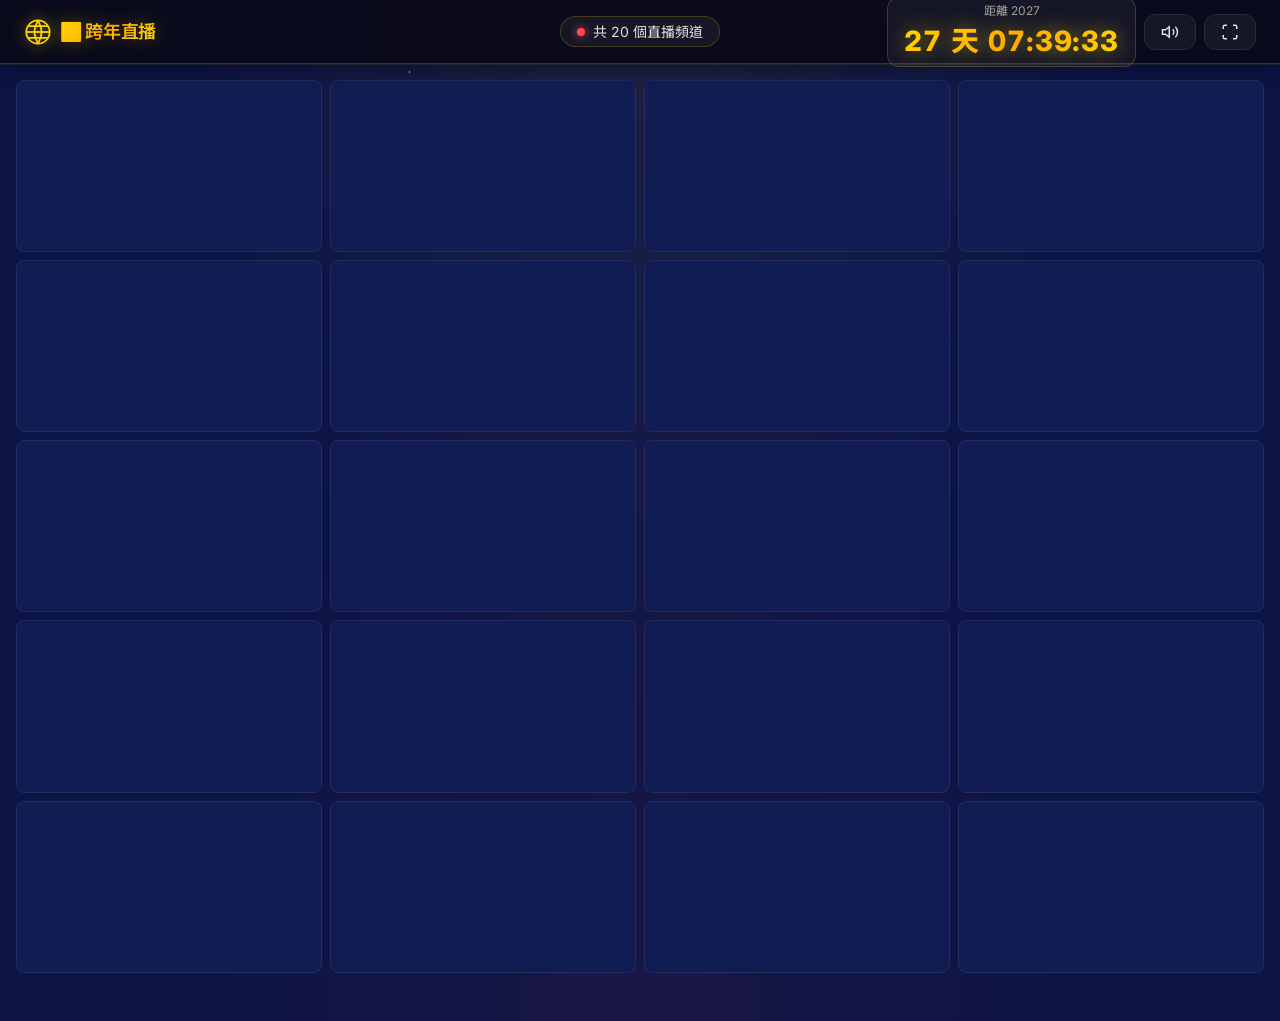
<file: index.html>
<!DOCTYPE html>
<html lang="zh-TW">

<head>
    <meta charset="UTF-8">
    <meta name="viewport" content="width=device-width, initial-scale=1.0, maximum-scale=1.0, user-scalable=no">
    <meta name="description" content="新年跨年直播合集 - 同時觀看全台灣各地跨年直播">
    <meta name="theme-color" content="#0a0a1a">
    <title>🎆 新年跨年直播合集</title>
    <link rel="preconnect" href="https://fonts.googleapis.com">
    <link rel="preconnect" href="https://fonts.gstatic.com" crossorigin>
    <link
        href="https://fonts.googleapis.com/css2?family=Inter:wght@300;400;500;600;700&family=Noto+Sans+TC:wght@300;400;500;700&display=swap"
        rel="stylesheet">
    <link rel="stylesheet" href="styles.css">
</head>

<body>
    <!-- 頂部工具列 -->
    <header class="toolbar" id="toolbar">
        <div class="toolbar-left">
            <div class="logo">
                <svg class="logo-icon" viewBox="0 0 24 24" fill="none" xmlns="http://www.w3.org/2000/svg">
                    <circle cx="12" cy="12" r="10" stroke="currentColor" stroke-width="1.5" />
                    <path d="M12 2C12 2 15 8 15 12C15 16 12 22 12 22" stroke="currentColor" stroke-width="1.5" />
                    <path d="M12 2C12 2 9 8 9 12C9 16 12 22 12 22" stroke="currentColor" stroke-width="1.5" />
                    <path d="M2 12H22" stroke="currentColor" stroke-width="1.5" />
                    <path d="M4 7H20" stroke="currentColor" stroke-width="1.5" stroke-linecap="round" />
                    <path d="M4 17H20" stroke="currentColor" stroke-width="1.5" stroke-linecap="round" />
                </svg>
                <span class="logo-text">🎆 跨年直播</span>
            </div>
        </div>
        <div class="toolbar-center">
            <div class="status-indicator" id="statusIndicator">
                <span class="status-dot"></span>
                <span class="status-text">共 <span id="loadedCount">20</span> 個直播頻道</span>
            </div>
        </div>
        <div class="toolbar-right">
            <div class="countdown-display" id="countdownDisplay">
                <span class="countdown-label" id="countdownLabel">距離新年</span>
                <span class="countdown-time" id="countdownTime">--:--:--</span>
            </div>
            <button class="toolbar-btn" id="muteAllBtn" title="全部靜音">
                <svg viewBox="0 0 24 24" fill="none" stroke="currentColor" stroke-width="2">
                    <path d="M11 5L6 9H2v6h4l5 4V5z" />
                    <path d="M19.07 4.93a10 10 0 0 1 0 14.14M15.54 8.46a5 5 0 0 1 0 7.07" />
                </svg>
            </button>
            <button class="toolbar-btn" id="fullscreenBtn" title="全螢幕模式">
                <svg viewBox="0 0 24 24" fill="none" stroke="currentColor" stroke-width="2">
                    <path
                        d="M8 3H5a2 2 0 0 0-2 2v3m18 0V5a2 2 0 0 0-2-2h-3m0 18h3a2 2 0 0 0 2-2v-3M3 16v3a2 2 0 0 0 2 2h3" />
                </svg>
            </button>
        </div>
    </header>

    <!-- 主要影片網格區 -->
    <main class="video-grid-container" id="videoGridContainer">
        <div class="video-grid" id="videoGrid">
            <!-- 影片會由 JavaScript 動態生成 -->
        </div>
    </main>

    <!-- 放大影片覆蓋層 -->
    <div class="expanded-overlay" id="expandedOverlay">
        <button class="expanded-close" id="expandedClose">
            <svg viewBox="0 0 24 24" fill="none" stroke="currentColor" stroke-width="2">
                <line x1="18" y1="6" x2="6" y2="18" />
                <line x1="6" y1="6" x2="18" y2="18" />
            </svg>
        </button>
        <div class="expanded-video" id="expandedVideo">
            <!-- 放大的影片 iframe -->
        </div>
    </div>

    <!-- Toast 通知 -->
    <div class="toast-container" id="toastContainer"></div>

    <!-- 煙火動畫容器 -->
    <div class="fireworks-container" id="fireworksContainer"></div>

    <script src="channels.js"></script>
    <script src="app.js"></script>
</body>

</html>
</file>
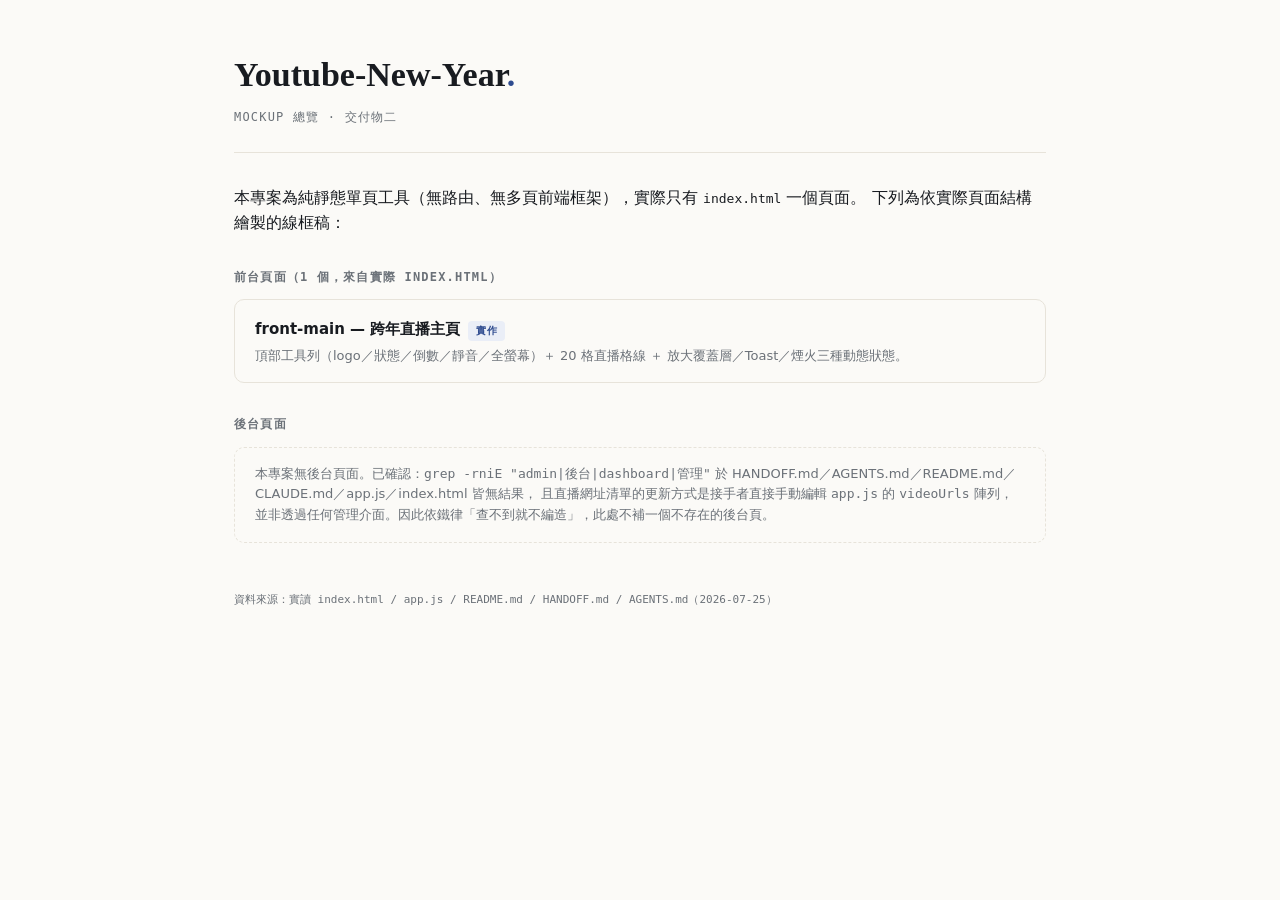
<file: mockup/index.html>
<!DOCTYPE html>
<html lang="zh-Hant">
<head>
<meta charset="UTF-8">
<meta name="viewport" content="width=device-width, initial-scale=1.0">
<title>Mockup 總覽 — Youtube-New-Year</title>
<style>
:root{
  --paper:#FBFAF7; --ink:#181B20; --muted:#6B7178;
  --line:#E7E3DA; --accent:#2E4B8F; --accent-soft:#EAEEF7;
  --ok:#1F7A54; --err:#B03A2E; --warn:#B8860B;
  --serif:"Iowan Old Style",Georgia,"Times New Roman",serif;
  --sans:ui-sans-serif,system-ui,"Segoe UI",Roboto,"Noto Sans TC",sans-serif;
  --mono:ui-monospace,"SF Mono","Cascadia Code",Menlo,monospace;
}
*{box-sizing:border-box;}
body{margin:0; background:var(--paper); color:var(--ink); font-family:var(--sans); line-height:1.6;}
.wrap{max-width:860px; margin:0 auto; padding:48px 24px 80px;}
.wordmark{font-family:var(--serif); font-size:34px; margin:0;}
.wordmark .dot{color:var(--accent);}
.subtitle{font-family:var(--mono); font-size:12px; letter-spacing:.1em; text-transform:uppercase; color:var(--muted); margin-top:6px;}
hr{border:none; border-top:1px solid var(--line); margin:24px 0 32px;}
h2.section{font-family:var(--mono); font-size:12px; letter-spacing:.1em; text-transform:uppercase; color:var(--muted); margin:32px 0 12px;}
.card-list{display:flex; flex-direction:column; gap:12px;}
.card{
  display:block; border:1px solid var(--line); border-radius:10px; padding:16px 20px;
  text-decoration:none; color:var(--ink);
}
.card:hover{border-color:var(--accent);}
.card .name{font-weight:600; font-size:15px;}
.card .desc{font-size:13px; color:var(--muted); margin-top:4px;}
.badge{display:inline-block; font-family:var(--mono); font-size:10px; letter-spacing:.05em; text-transform:uppercase; color:var(--accent); background:var(--accent-soft); border-radius:4px; padding:2px 8px; margin-left:8px;}
.empty-note{
  border:1px dashed var(--line); border-radius:10px; padding:16px 20px; font-size:13px; color:var(--muted);
}
footer{margin-top:48px; font-family:var(--mono); font-size:11px; color:var(--muted);}
</style>
</head>
<body>
<div class="wrap">
  <h1 class="wordmark">Youtube-New-Year<span class="dot">.</span></h1>
  <div class="subtitle">Mockup 總覽 · 交付物二</div>
  <hr>

  <p>本專案為純靜態單頁工具（無路由、無多頁前端框架），實際只有 <code>index.html</code> 一個頁面。
  下列為依實際頁面結構繪製的線框稿：</p>

  <h2 class="section">前台頁面（1 個，來自實際 index.html）</h2>
  <div class="card-list">
    <a class="card" href="front-main.html">
      <span class="name">front-main — 跨年直播主頁<span class="badge">實作</span></span>
      <div class="desc">頂部工具列（logo／狀態／倒數／靜音／全螢幕）＋ 20 格直播格線 ＋ 放大覆蓋層／Toast／煙火三種動態狀態。</div>
    </a>
  </div>

  <h2 class="section">後台頁面</h2>
  <div class="empty-note">
    本專案無後台頁面。已確認：<code>grep -rniE "admin|後台|dashboard|管理"</code> 於
    HANDOFF.md／AGENTS.md／README.md／CLAUDE.md／app.js／index.html 皆無結果，
    且直播網址清單的更新方式是接手者直接手動編輯 <code>app.js</code> 的 <code>videoUrls</code> 陣列，
    並非透過任何管理介面。因此依鐵律「查不到就不編造」，此處不補一個不存在的後台頁。
  </div>

  <footer>資料來源：實讀 index.html / app.js / README.md / HANDOFF.md / AGENTS.md（2026-07-25）</footer>
</div>
</body>
</html>
</file>
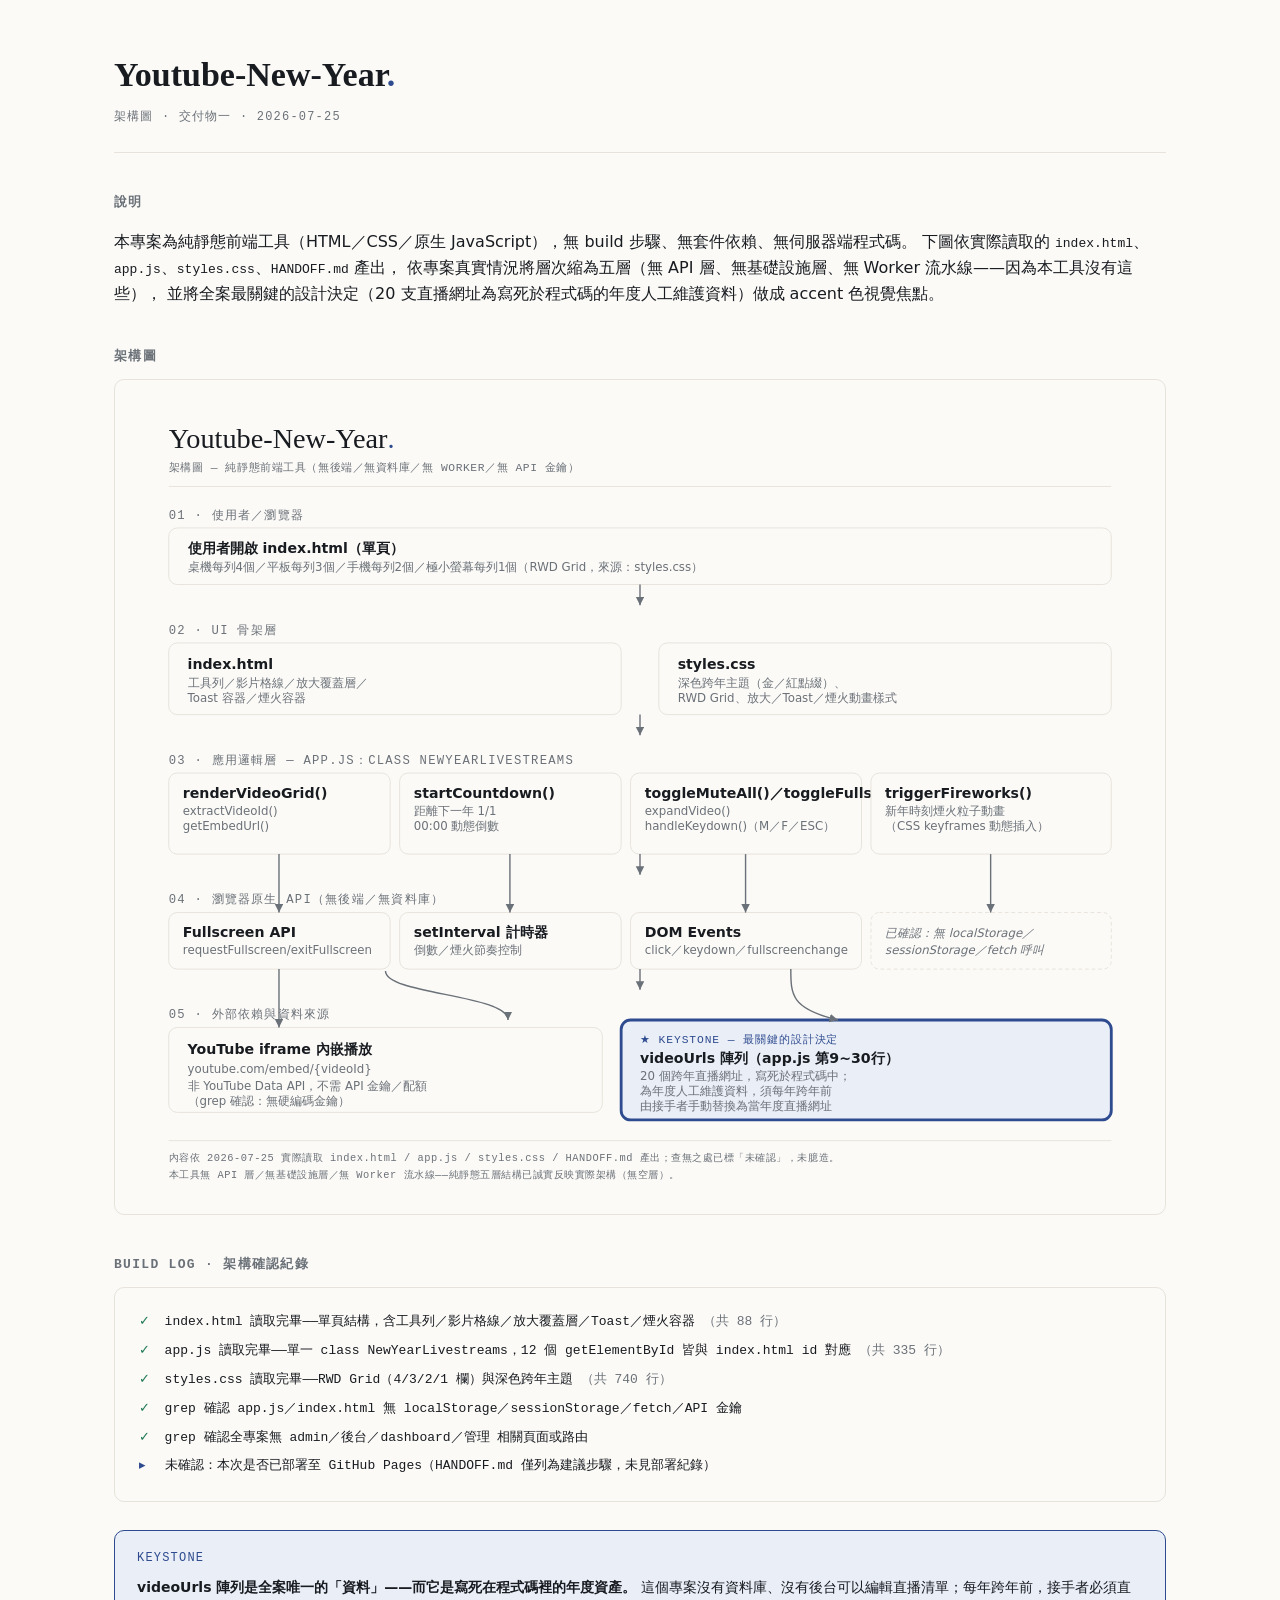
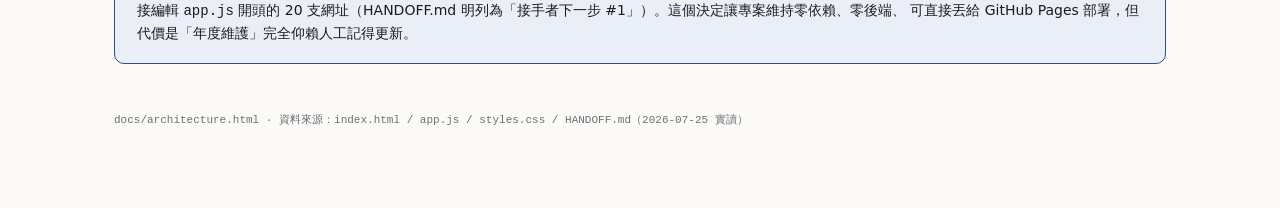
<file: docs/architecture.html>
<!DOCTYPE html>
<html lang="zh-Hant">
<head>
<meta charset="UTF-8">
<meta name="viewport" content="width=device-width, initial-scale=1.0">
<title>Youtube-New-Year — 架構圖</title>
<style>
:root{
  --paper:#FBFAF7; --ink:#181B20; --muted:#6B7178;
  --line:#E7E3DA; --accent:#2E4B8F; --accent-soft:#EAEEF7;
  --ok:#1F7A54; --err:#B03A2E; --warn:#B8860B;
  --serif:"Iowan Old Style",Georgia,"Times New Roman",serif;
  --sans:ui-sans-serif,system-ui,"Segoe UI",Roboto,"Noto Sans TC",sans-serif;
  --mono:ui-monospace,"SF Mono","Cascadia Code",Menlo,monospace;
}
*{box-sizing:border-box;}
body{
  margin:0; background:var(--paper); color:var(--ink);
  font-family:var(--sans); line-height:1.6;
}
.wrap{max-width:1100px; margin:0 auto; padding:48px 24px 80px;}
.wordmark{font-family:var(--serif); font-size:34px; margin:0;}
.wordmark .dot{color:var(--accent);}
.subtitle{font-family:var(--mono); font-size:12px; letter-spacing:.1em; text-transform:uppercase; color:var(--muted); margin-top:6px;}
hr{border:none; border-top:1px solid var(--line); margin:24px 0 32px;}
h2.section{
  font-family:var(--mono); font-size:13px; letter-spacing:.1em; text-transform:uppercase;
  color:var(--muted); margin:40px 0 12px;
}
.svg-card{
  background:var(--paper); border:1px solid var(--line); border-radius:10px;
  padding:16px; overflow-x:auto;
}
.svg-card svg{width:100%; height:auto; min-width:760px; display:block;}
.buildlog{
  background:var(--paper); border:1px solid var(--line); border-radius:10px;
  padding:20px 24px; font-family:var(--mono); font-size:13px;
}
.buildlog .row{display:flex; gap:10px; padding:4px 0; align-items:flex-start;}
.buildlog .mark{width:1.2em; flex:none;}
.buildlog .mark.ok{color:var(--ok);}
.buildlog .mark.doing{color:var(--accent);}
.buildlog .mark.err{color:var(--err);}
.buildlog .txt{color:var(--ink);}
.buildlog .txt .dim{color:var(--muted);}
.keystone-note{
  margin-top:28px; border:1.5px solid var(--accent); background:var(--accent-soft);
  border-radius:10px; padding:18px 22px;
}
.keystone-note .tag{font-family:var(--mono); font-size:12px; letter-spacing:.1em; color:var(--accent); text-transform:uppercase;}
.keystone-note p{margin:8px 0 0; font-size:14px;}
footer{margin-top:48px; font-family:var(--mono); font-size:11px; color:var(--muted);}
</style>
</head>
<body>
<div class="wrap">
  <h1 class="wordmark">Youtube-New-Year<span class="dot">.</span></h1>
  <div class="subtitle">架構圖 · 交付物一 · 2026-07-25</div>
  <hr>

  <h2 class="section">說明</h2>
  <p>本專案為純靜態前端工具（HTML／CSS／原生 JavaScript），無 build 步驟、無套件依賴、無伺服器端程式碼。
  下圖依實際讀取的 <code>index.html</code>、<code>app.js</code>、<code>styles.css</code>、<code>HANDOFF.md</code> 產出，
  依專案真實情況將層次縮為五層（無 API 層、無基礎設施層、無 Worker 流水線——因為本工具沒有這些），
  並將全案最關鍵的設計決定（20 支直播網址為寫死於程式碼的年度人工維護資料）做成 accent 色視覺焦點。</p>

  <h2 class="section">架構圖</h2>
  <div class="svg-card">
<svg xmlns="http://www.w3.org/2000/svg" viewBox="0 0 1080 850" font-family="ui-sans-serif, system-ui, 'Segoe UI', Roboto, 'Noto Sans TC', sans-serif">
  <defs>
    <style>
      .paper { fill: #FBFAF7; }
      .ink { fill: #181B20; }
      .muted { fill: #6B7178; }
      .line { stroke: #E7E3DA; }
      .accent { fill: #2E4B8F; }
      .accent-stroke { stroke: #2E4B8F; }
      .accent-soft { fill: #EAEEF7; }
      .card { fill: #FBFAF7; stroke: #E7E3DA; stroke-width: 1; }
      .serif { font-family: "Iowan Old Style", Georgia, "Times New Roman", serif; }
      .mono { font-family: ui-monospace, "SF Mono", "Cascadia Code", Menlo, monospace; }
      .sectiontitle { font-family: ui-monospace, "SF Mono", "Cascadia Code", Menlo, monospace; font-size: 13px; letter-spacing: 0.1em; fill: #6B7178; text-transform: uppercase; }
      .boxlabel { font-size: 15px; font-weight: 600; fill: #181B20; }
      .boxdesc { font-size: 12.5px; fill: #6B7178; }
      .arrow { stroke: #6B7178; stroke-width: 1.5; fill: none; marker-end: url(#arrowhead2); }
    </style>
    <marker id="arrowhead2" markerWidth="8" markerHeight="8" refX="6" refY="3" orient="auto">
      <path d="M0,0 L6,3 L0,6 Z" fill="#6B7178" />
    </marker>
  </defs>

  <rect x="0" y="0" width="1080" height="850" class="paper" />

  <text x="40" y="55" class="serif ink" font-size="30">Youtube-New-Year<tspan fill="#2E4B8F">.</tspan></text>
  <text x="40" y="80" class="mono muted" font-size="12" letter-spacing="0.05em">架構圖 — 純靜態前端工具（無後端／無資料庫／無 WORKER／無 API 金鑰）</text>
  <line x1="40" y1="96" x2="1040" y2="96" class="line" stroke-width="1" />

  <text x="40" y="130" class="sectiontitle">01 · 使用者／瀏覽器</text>
  <rect x="40" y="140" width="1000" height="60" rx="9" class="card" />
  <text x="60" y="167" class="boxlabel">使用者開啟 index.html（單頁）</text>
  <text x="60" y="186" class="boxdesc">桌機每列4個／平板每列3個／手機每列2個／極小螢幕每列1個（RWD Grid，來源：styles.css）</text>
  <path d="M540,200 L540,222" class="arrow" />

  <text x="40" y="252" class="sectiontitle">02 · UI 骨架層</text>
  <rect x="40" y="262" width="480" height="76" rx="9" class="card" />
  <text x="60" y="290" class="boxlabel">index.html</text>
  <text x="60" y="309" class="boxdesc">工具列／影片格線／放大覆蓋層／</text>
  <text x="60" y="325" class="boxdesc">Toast 容器／煙火容器</text>

  <rect x="560" y="262" width="480" height="76" rx="9" class="card" />
  <text x="580" y="290" class="boxlabel">styles.css</text>
  <text x="580" y="309" class="boxdesc">深色跨年主題（金／紅點綴）、</text>
  <text x="580" y="325" class="boxdesc">RWD Grid、放大／Toast／煙火動畫樣式</text>
  <path d="M540,338 L540,360" class="arrow" />

  <text x="40" y="390" class="sectiontitle">03 · 應用邏輯層 — app.js：class NewYearLivestreams</text>
  <rect x="40" y="400" width="235" height="86" rx="9" class="card" />
  <text x="55" y="426" class="boxlabel" font-size="13">renderVideoGrid()</text>
  <text x="55" y="444" class="boxdesc">extractVideoId()</text>
  <text x="55" y="460" class="boxdesc">getEmbedUrl()</text>

  <rect x="285" y="400" width="235" height="86" rx="9" class="card" />
  <text x="300" y="426" class="boxlabel" font-size="13">startCountdown()</text>
  <text x="300" y="444" class="boxdesc">距離下一年 1/1</text>
  <text x="300" y="460" class="boxdesc">00:00 動態倒數</text>

  <rect x="530" y="400" width="245" height="86" rx="9" class="card" />
  <text x="545" y="426" class="boxlabel" font-size="13">toggleMuteAll()／toggleFullscreen()</text>
  <text x="545" y="444" class="boxdesc">expandVideo()</text>
  <text x="545" y="460" class="boxdesc">handleKeydown()（M／F／ESC）</text>

  <rect x="785" y="400" width="255" height="86" rx="9" class="card" />
  <text x="800" y="426" class="boxlabel" font-size="13">triggerFireworks()</text>
  <text x="800" y="444" class="boxdesc">新年時刻煙火粒子動畫</text>
  <text x="800" y="460" class="boxdesc">（CSS keyframes 動態插入）</text>
  <path d="M540,486 L540,508" class="arrow" />

  <text x="40" y="538" class="sectiontitle">04 · 瀏覽器原生 API（無後端／無資料庫）</text>
  <rect x="40" y="548" width="235" height="60" rx="9" class="card" />
  <text x="55" y="574" class="boxlabel" font-size="13">Fullscreen API</text>
  <text x="55" y="592" class="boxdesc">requestFullscreen/exitFullscreen</text>

  <rect x="285" y="548" width="235" height="60" rx="9" class="card" />
  <text x="300" y="574" class="boxlabel" font-size="13">setInterval 計時器</text>
  <text x="300" y="592" class="boxdesc">倒數／煙火節奏控制</text>

  <rect x="530" y="548" width="245" height="60" rx="9" class="card" />
  <text x="545" y="574" class="boxlabel" font-size="13">DOM Events</text>
  <text x="545" y="592" class="boxdesc">click／keydown／fullscreenchange</text>

  <rect x="785" y="548" width="255" height="60" rx="9" stroke-dasharray="4 3" class="card" />
  <text x="800" y="574" class="boxdesc" font-style="italic">已確認：無 localStorage／</text>
  <text x="800" y="592" class="boxdesc" font-style="italic">sessionStorage／fetch 呼叫</text>
  <path d="M540,608 L540,630" class="arrow" />

  <text x="40" y="660" class="sectiontitle">05 · 外部依賴與資料來源</text>

  <rect x="40" y="670" width="460" height="90" rx="9" class="card" />
  <text x="60" y="698" class="boxlabel">YouTube iframe 內嵌播放</text>
  <text x="60" y="718" class="boxdesc">youtube.com/embed/{videoId}</text>
  <text x="60" y="736" class="boxdesc">非 YouTube Data API，不需 API 金鑰／配額</text>
  <text x="60" y="752" class="boxdesc">（grep 確認：無硬編碼金鑰）</text>

  <rect x="520" y="662" width="520" height="106" rx="10" class="accent-soft accent-stroke" stroke-width="3" />
  <text x="540" y="686" class="mono" font-size="12" letter-spacing="0.08em" fill="#2E4B8F">★ KEYSTONE — 最關鍵的設計決定</text>
  <text x="540" y="708" class="boxlabel" font-size="14">videoUrls 陣列（app.js 第9~30行）</text>
  <text x="540" y="726" class="boxdesc">20 個跨年直播網址，寫死於程式碼中；</text>
  <text x="540" y="742" class="boxdesc">為年度人工維護資料，須每年跨年前</text>
  <text x="540" y="758" class="boxdesc">由接手者手動替換為當年度直播網址</text>

  <path d="M157,486 L157,548" class="arrow" />
  <path d="M402,486 L402,548" class="arrow" />
  <path d="M652,486 L652,548" class="arrow" />
  <path d="M912,486 L912,548" class="arrow" />

  <path d="M157,608 L157,670" class="arrow" />
  <path d="M270,610 C270,635 400,635 400,662" class="arrow" />
  <path d="M700,608 C700,635 700,650 750,662" class="arrow" />

  <line x1="40" y1="790" x2="1040" y2="790" class="line" stroke-width="1" />
  <text x="40" y="812" class="mono muted" font-size="11" letter-spacing="0.05em">內容依 2026-07-25 實際讀取 index.html / app.js / styles.css / HANDOFF.md 產出；查無之處已標「未確認」，未臆造。</text>
  <text x="40" y="830" class="mono muted" font-size="11" letter-spacing="0.05em">本工具無 API 層／無基礎設施層／無 Worker 流水線——純靜態五層結構已誠實反映實際架構（無空層）。</text>
</svg>
  </div>

  <h2 class="section">Build Log · 架構確認紀錄</h2>
  <div class="buildlog">
    <div class="row"><span class="mark ok">✓</span><span class="txt">index.html 讀取完畢——單頁結構，含工具列／影片格線／放大覆蓋層／Toast／煙火容器 <span class="dim">（共 88 行）</span></span></div>
    <div class="row"><span class="mark ok">✓</span><span class="txt">app.js 讀取完畢——單一 class NewYearLivestreams，12 個 getElementById 皆與 index.html id 對應 <span class="dim">（共 335 行）</span></span></div>
    <div class="row"><span class="mark ok">✓</span><span class="txt">styles.css 讀取完畢——RWD Grid（4/3/2/1 欄）與深色跨年主題 <span class="dim">（共 740 行）</span></span></div>
    <div class="row"><span class="mark ok">✓</span><span class="txt">grep 確認 app.js／index.html 無 localStorage／sessionStorage／fetch／API 金鑰</span></div>
    <div class="row"><span class="mark ok">✓</span><span class="txt">grep 確認全專案無 admin／後台／dashboard／管理 相關頁面或路由</span></div>
    <div class="row"><span class="mark doing">▸</span><span class="txt">未確認：本次是否已部署至 GitHub Pages（HANDOFF.md 僅列為建議步驟，未見部署紀錄）</span></div>
  </div>

  <div class="keystone-note">
    <div class="tag">Keystone</div>
    <p><strong>videoUrls 陣列是全案唯一的「資料」——而它是寫死在程式碼裡的年度資產。</strong>
    這個專案沒有資料庫、沒有後台可以編輯直播清單；每年跨年前，接手者必須直接編輯 <code>app.js</code>
    開頭的 20 支網址（HANDOFF.md 明列為「接手者下一步 #1」）。這個決定讓專案維持零依賴、零後端、
    可直接丟給 GitHub Pages 部署，但代價是「年度維護」完全仰賴人工記得更新。</p>
  </div>

  <footer>docs/architecture.html · 資料來源：index.html / app.js / styles.css / HANDOFF.md（2026-07-25 實讀）</footer>
</div>
</body>
</html>
</file>
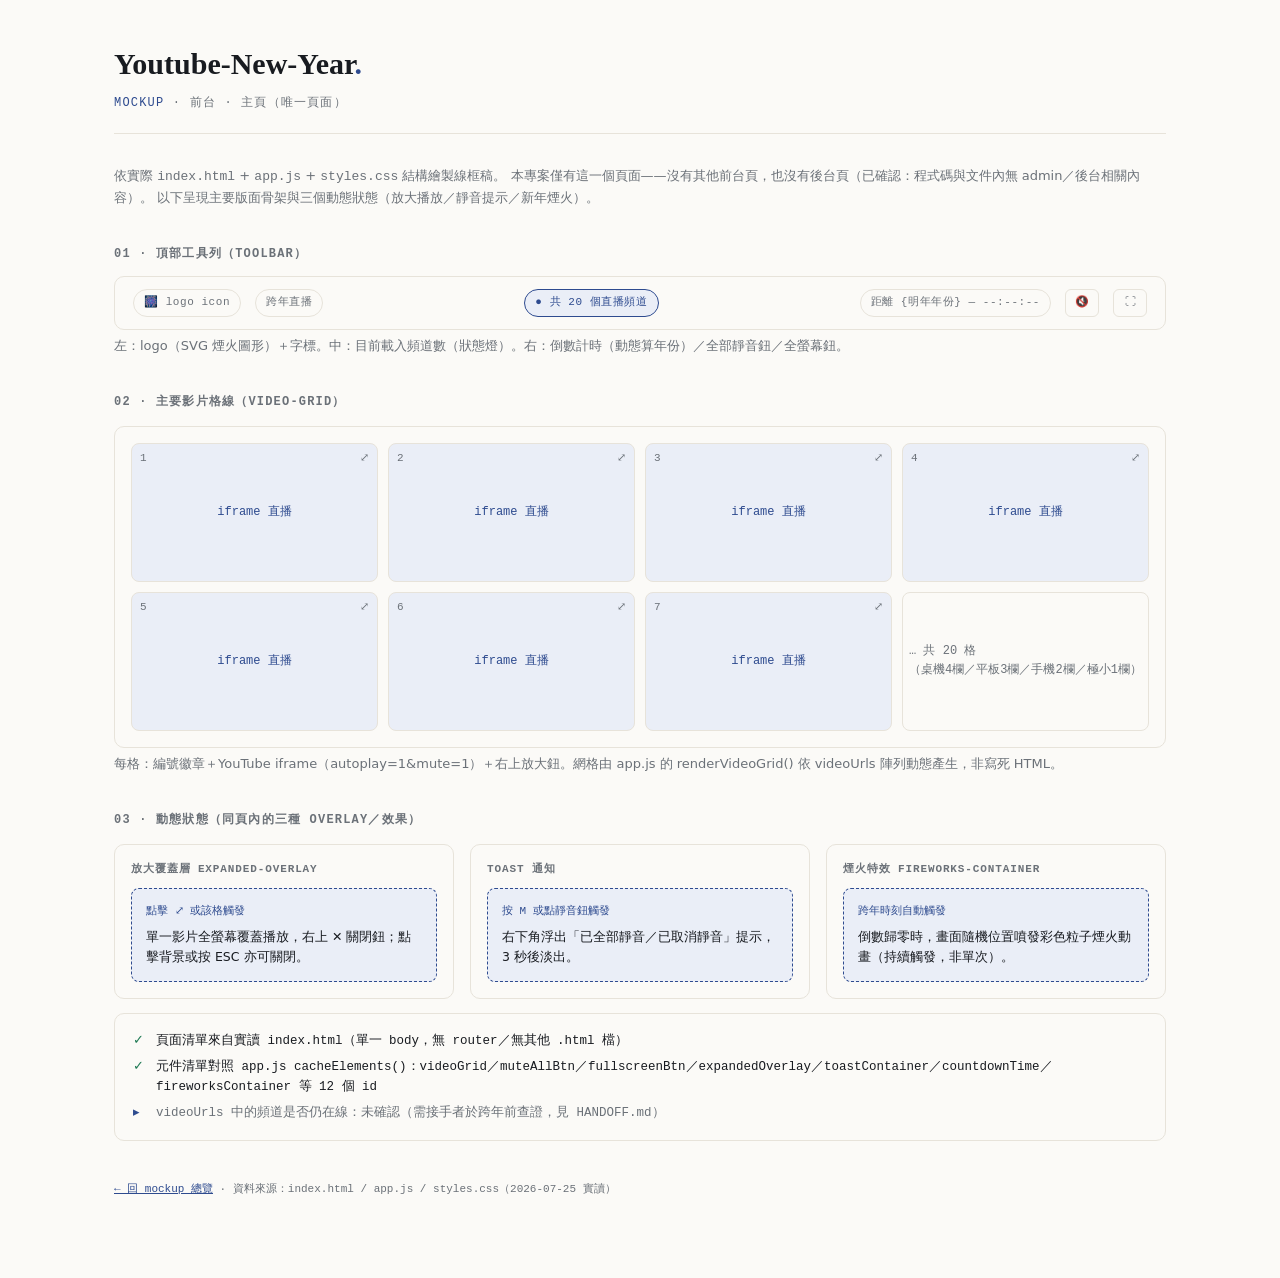
<file: mockup/front-main.html>
<!DOCTYPE html>
<html lang="zh-Hant">
<head>
<meta charset="UTF-8">
<meta name="viewport" content="width=device-width, initial-scale=1.0">
<title>Mockup — 前台・主頁（跨年直播格線）</title>
<style>
:root{
  --paper:#FBFAF7; --ink:#181B20; --muted:#6B7178;
  --line:#E7E3DA; --accent:#2E4B8F; --accent-soft:#EAEEF7;
  --ok:#1F7A54; --err:#B03A2E; --warn:#B8860B;
  --serif:"Iowan Old Style",Georgia,"Times New Roman",serif;
  --sans:ui-sans-serif,system-ui,"Segoe UI",Roboto,"Noto Sans TC",sans-serif;
  --mono:ui-monospace,"SF Mono","Cascadia Code",Menlo,monospace;
}
*{box-sizing:border-box;}
body{margin:0; background:var(--paper); color:var(--ink); font-family:var(--sans); line-height:1.6;}
.wrap{max-width:1100px; margin:0 auto; padding:40px 24px 80px;}
.wordmark{font-family:var(--serif); font-size:30px; margin:0;}
.wordmark .dot{color:var(--accent);}
.tag{font-family:var(--mono); font-size:12px; letter-spacing:.1em; text-transform:uppercase; color:var(--muted); margin-top:6px;}
.tag .accent{color:var(--accent);}
hr{border:none; border-top:1px solid var(--line); margin:20px 0 32px;}
h2.section{font-family:var(--mono); font-size:12px; letter-spacing:.1em; text-transform:uppercase; color:var(--muted); margin:36px 0 12px;}
.note{font-size:13px; color:var(--muted); margin:6px 0 0;}

/* --- mock toolbar --- */
.mock-toolbar{
  display:flex; align-items:center; justify-content:space-between; gap:16px;
  background:var(--paper); border:1px solid var(--line); border-radius:10px; padding:12px 18px;
}
.mock-toolbar .grp{display:flex; align-items:center; gap:14px;}
.pill{font-family:var(--mono); font-size:11px; letter-spacing:.05em; color:var(--muted); border:1px solid var(--line); border-radius:999px; padding:4px 10px;}
.pill.accent{color:var(--accent); border-color:var(--accent); background:var(--accent-soft);}
.btn-box{border:1px solid var(--line); border-radius:6px; width:34px; height:28px; display:flex; align-items:center; justify-content:center; font-family:var(--mono); font-size:11px; color:var(--muted);}

/* --- mock video grid --- */
.grid-card{border:1px solid var(--line); border-radius:10px; padding:16px; margin-top:14px;}
.grid{display:grid; grid-template-columns:repeat(4, 1fr); gap:10px;}
.cell{
  position:relative; aspect-ratio:16/9; background:var(--accent-soft);
  border:1px solid var(--line); border-radius:8px;
  display:flex; align-items:center; justify-content:center;
  font-family:var(--mono); font-size:12px; color:var(--accent);
}
.cell .num{position:absolute; top:6px; left:8px; font-size:11px; color:var(--muted);}
.cell .expand{position:absolute; top:6px; right:8px; font-size:11px; color:var(--muted);}
.cell.more{background:var(--paper); color:var(--muted);}

/* --- states row --- */
.states{display:grid; grid-template-columns:repeat(3, 1fr); gap:16px; margin-top:14px;}
.state-card{border:1px solid var(--line); border-radius:10px; padding:16px;}
.state-card h3{font-family:var(--mono); font-size:11px; letter-spacing:.08em; text-transform:uppercase; color:var(--muted); margin:0 0 10px;}
.state-body{background:var(--accent-soft); border:1px dashed var(--accent); border-radius:8px; padding:14px; font-size:12.5px; color:var(--ink); min-height:90px;}
.state-body .cap{font-family:var(--mono); font-size:11px; color:var(--accent); margin-bottom:6px;}

.buildlog{font-family:var(--mono); font-size:12.5px; border:1px solid var(--line); border-radius:10px; padding:14px 18px; margin-top:14px;}
.buildlog .row{display:flex; gap:8px; padding:3px 0;}
.buildlog .mark{width:1.2em; flex:none;}
.buildlog .mark.ok{color:var(--ok);}
.buildlog .mark.doing{color:var(--accent);}
.buildlog .dim{color:var(--muted);}

footer{margin-top:40px; font-family:var(--mono); font-size:11px; color:var(--muted);}
a{color:var(--accent);}
</style>
</head>
<body>
<div class="wrap">
  <h1 class="wordmark">Youtube-New-Year<span class="dot">.</span></h1>
  <div class="tag"><span class="accent">MOCKUP</span> · 前台 · 主頁（唯一頁面）</div>
  <hr>

  <p class="note">依實際 <code>index.html</code> + <code>app.js</code> + <code>styles.css</code> 結構繪製線框稿。
  本專案僅有這一個頁面——沒有其他前台頁，也沒有後台頁（已確認：程式碼與文件內無 admin／後台相關內容）。
  以下呈現主要版面骨架與三個動態狀態（放大播放／靜音提示／新年煙火）。</p>

  <h2 class="section">01 · 頂部工具列（toolbar）</h2>
  <div class="mock-toolbar">
    <div class="grp">
      <span class="pill">🎆 logo icon</span>
      <span class="pill">跨年直播</span>
    </div>
    <div class="grp">
      <span class="pill accent">● 共 20 個直播頻道</span>
    </div>
    <div class="grp">
      <span class="pill">距離 {明年年份} — --:--:--</span>
      <span class="btn-box">🔇</span>
      <span class="btn-box">⛶</span>
    </div>
  </div>
  <p class="note">左：logo（SVG 煙火圖形）＋字標。中：目前載入頻道數（狀態燈）。右：倒數計時（動態算年份）／全部靜音鈕／全螢幕鈕。</p>

  <h2 class="section">02 · 主要影片格線（video-grid）</h2>
  <div class="grid-card">
    <div class="grid">
      <div class="cell"><span class="num">1</span>iframe 直播<span class="expand">⤢</span></div>
      <div class="cell"><span class="num">2</span>iframe 直播<span class="expand">⤢</span></div>
      <div class="cell"><span class="num">3</span>iframe 直播<span class="expand">⤢</span></div>
      <div class="cell"><span class="num">4</span>iframe 直播<span class="expand">⤢</span></div>
      <div class="cell"><span class="num">5</span>iframe 直播<span class="expand">⤢</span></div>
      <div class="cell"><span class="num">6</span>iframe 直播<span class="expand">⤢</span></div>
      <div class="cell"><span class="num">7</span>iframe 直播<span class="expand">⤢</span></div>
      <div class="cell more">… 共 20 格<br>（桌機4欄／平板3欄／手機2欄／極小1欄）</div>
    </div>
  </div>
  <p class="note">每格：編號徽章＋YouTube iframe（autoplay=1&mute=1）＋右上放大鈕。網格由 app.js 的 renderVideoGrid() 依 videoUrls 陣列動態產生，非寫死 HTML。</p>

  <h2 class="section">03 · 動態狀態（同頁內的三種 overlay／效果）</h2>
  <div class="states">
    <div class="state-card">
      <h3>放大覆蓋層 expanded-overlay</h3>
      <div class="state-body">
        <div class="cap">點擊 ⤢ 或該格觸發</div>
        單一影片全螢幕覆蓋播放，右上 ✕ 關閉鈕；點擊背景或按 ESC 亦可關閉。
      </div>
    </div>
    <div class="state-card">
      <h3>Toast 通知</h3>
      <div class="state-body">
        <div class="cap">按 M 或點靜音鈕觸發</div>
        右下角浮出「已全部靜音／已取消靜音」提示，3 秒後淡出。
      </div>
    </div>
    <div class="state-card">
      <h3>煙火特效 fireworks-container</h3>
      <div class="state-body">
        <div class="cap">跨年時刻自動觸發</div>
        倒數歸零時，畫面隨機位置噴發彩色粒子煙火動畫（持續觸發，非單次）。
      </div>
    </div>
  </div>

  <div class="buildlog">
    <div class="row"><span class="mark ok">✓</span><span>頁面清單來自實讀 index.html（單一 body，無 router／無其他 .html 檔）</span></div>
    <div class="row"><span class="mark ok">✓</span><span>元件清單對照 app.js cacheElements()：videoGrid／muteAllBtn／fullscreenBtn／expandedOverlay／toastContainer／countdownTime／fireworksContainer 等 12 個 id</span></div>
    <div class="row"><span class="mark doing">▸</span><span class="dim">videoUrls 中的頻道是否仍在線：未確認（需接手者於跨年前查證，見 HANDOFF.md）</span></div>
  </div>

  <footer><a href="index.html">← 回 mockup 總覽</a> · 資料來源：index.html / app.js / styles.css（2026-07-25 實讀）</footer>
</div>
</body>
</html>
</file>
<file: styles.css>
/* ===== CSS Variables & Design Tokens - New Year Celebration Theme ===== */
:root {
    /* Colors - Midnight Blue New Year's Eve Theme */
    --bg-primary: #0c1445;
    --bg-secondary: #111c52;
    --bg-tertiary: #1a2568;
    --bg-card: rgba(20, 30, 90, 0.9);
    --bg-glass: rgba(255, 255, 255, 0.05);
    --bg-glass-hover: rgba(255, 255, 255, 0.1);

    /* Accent Colors - Festive Gold & Red */
    --accent-primary: #ffd700;
    --accent-secondary: #ff4757;
    --accent-tertiary: #ff6b81;
    --accent-highlight: #00d4ff;
    --accent-gold: linear-gradient(135deg, #ffd700, #ffaa00, #ffd700);

    /* Text Colors */
    --text-primary: #ffffff;
    --text-secondary: #e0e0e0;
    --text-tertiary: #a0a0a0;
    --text-muted: #666680;

    /* Border Colors */
    --border-primary: rgba(255, 215, 0, 0.2);
    --border-secondary: rgba(255, 255, 255, 0.08);
    --border-accent: rgba(255, 215, 0, 0.4);

    /* Shadows - Glowing */
    --shadow-sm: 0 2px 8px rgba(0, 0, 0, 0.3);
    --shadow-md: 0 4px 16px rgba(0, 0, 0, 0.4);
    --shadow-lg: 0 8px 32px rgba(0, 0, 0, 0.5);
    --shadow-glow: 0 0 20px rgba(255, 215, 0, 0.3);
    --shadow-glow-red: 0 0 20px rgba(255, 71, 87, 0.3);

    /* Spacing */
    --spacing-xs: 4px;
    --spacing-sm: 8px;
    --spacing-md: 16px;
    --spacing-lg: 24px;
    --spacing-xl: 32px;

    /* Border Radius */
    --radius-sm: 8px;
    --radius-md: 12px;
    --radius-lg: 16px;
    --radius-xl: 20px;
    --radius-full: 9999px;

    /* Transitions */
    --transition-fast: 150ms ease;
    --transition-normal: 250ms ease;

    /* Typography */
    --font-family: 'Inter', 'Noto Sans TC', -apple-system, BlinkMacSystemFont, sans-serif;
    --font-size-xs: 0.75rem;
    --font-size-sm: 0.875rem;
    --font-size-md: 1rem;
    --font-size-lg: 1.125rem;
    --font-size-xl: 1.25rem;

    /* Z-index */
    --z-toolbar: 100;
    --z-overlay: 200;
    --z-modal: 300;
    --z-toast: 400;
    --z-fireworks: 50;

    /* Layout */
    --toolbar-height: 64px;
    --grid-gap: 4px;
}

*,
*::before,
*::after {
    box-sizing: border-box;
    margin: 0;
    padding: 0;
}

html {
    font-size: 16px;
}

body {
    position: relative;
    z-index: 0;
    font-family: var(--font-family);
    background: var(--bg-primary);
    background-image:
        radial-gradient(ellipse at top, rgba(255, 215, 0, 0.07) 0%, transparent 50%),
        radial-gradient(ellipse at bottom, rgba(255, 71, 87, 0.06) 0%, transparent 50%);
    color: var(--text-primary);
    min-height: 100vh;
    overflow-x: hidden;
    line-height: 1.5;
}

/* ===== Starfield & Sparkle Ambience (CSS only) ===== */
body::before,
body::after {
    content: '';
    position: fixed;
    inset: 0;
    z-index: -1;
    pointer-events: none;
    background-repeat: no-repeat;
}

/* Layer 1: faint white stars scattered across the night sky */
body::before {
    background-image:
        radial-gradient(1.5px 1.5px at 8% 15%, #fff 50%, transparent 100%),
        radial-gradient(1px 1px at 18% 42%, rgba(255, 255, 255, 0.85) 50%, transparent 100%),
        radial-gradient(1px 1px at 32% 8%, rgba(255, 255, 255, 0.7) 50%, transparent 100%),
        radial-gradient(1.5px 1.5px at 45% 65%, #fff 50%, transparent 100%),
        radial-gradient(1px 1px at 58% 25%, rgba(255, 255, 255, 0.75) 50%, transparent 100%),
        radial-gradient(1px 1px at 68% 78%, rgba(255, 255, 255, 0.8) 50%, transparent 100%),
        radial-gradient(1.5px 1.5px at 78% 38%, #fff 50%, transparent 100%),
        radial-gradient(1px 1px at 85% 62%, rgba(255, 255, 255, 0.7) 50%, transparent 100%),
        radial-gradient(1px 1px at 92% 12%, rgba(255, 255, 255, 0.85) 50%, transparent 100%),
        radial-gradient(1.5px 1.5px at 12% 82%, #fff 50%, transparent 100%),
        radial-gradient(1px 1px at 25% 92%, rgba(255, 255, 255, 0.7) 50%, transparent 100%),
        radial-gradient(1px 1px at 96% 88%, rgba(255, 255, 255, 0.75) 50%, transparent 100%);
    animation: starTwinkle 4s ease-in-out infinite alternate;
}

/* Layer 2: warm gold sparkle glints, a little slower & offset for depth */
body::after {
    background-image:
        radial-gradient(2px 2px at 15% 30%, rgba(255, 215, 0, 0.9) 50%, transparent 100%),
        radial-gradient(1.5px 1.5px at 40% 12%, rgba(255, 215, 0, 0.7) 50%, transparent 100%),
        radial-gradient(2px 2px at 62% 55%, rgba(255, 215, 0, 0.8) 50%, transparent 100%),
        radial-gradient(1.5px 1.5px at 82% 22%, rgba(255, 215, 0, 0.7) 50%, transparent 100%),
        radial-gradient(2px 2px at 90% 70%, rgba(255, 215, 0, 0.75) 50%, transparent 100%),
        radial-gradient(1.5px 1.5px at 30% 75%, rgba(255, 215, 0, 0.65) 50%, transparent 100%);
    animation: starTwinkle 5.5s ease-in-out infinite alternate;
    animation-delay: 1.2s;
}

@keyframes starTwinkle {
    0% {
        opacity: 0.3;
    }

    50% {
        opacity: 0.85;
    }

    100% {
        opacity: 0.4;
    }
}

/* ===== Toolbar ===== */
.toolbar {
    position: fixed;
    top: 0;
    left: 0;
    right: 0;
    height: var(--toolbar-height);
    background: rgba(10, 10, 26, 0.95);
    backdrop-filter: blur(20px);
    border-bottom: 1px solid var(--border-primary);
    display: flex;
    align-items: center;
    justify-content: space-between;
    padding: 0 var(--spacing-lg);
    z-index: var(--z-toolbar);
    transition: transform var(--transition-normal);
    box-shadow: var(--shadow-md), 0 1px 0 rgba(255, 215, 0, 0.1);
}

.toolbar.hidden {
    transform: translateY(-100%);
}

.toolbar-left,
.toolbar-right {
    display: flex;
    align-items: center;
    gap: var(--spacing-sm);
}

.toolbar-center {
    position: absolute;
    left: 50%;
    transform: translateX(-50%);
}

.logo {
    display: flex;
    align-items: center;
    gap: var(--spacing-sm);
}

.logo-icon {
    width: 28px;
    height: 28px;
    color: var(--accent-primary);
    filter: drop-shadow(0 0 8px rgba(255, 215, 0, 0.5));
}

.logo-text {
    font-size: var(--font-size-lg);
    font-weight: 600;
    background: var(--accent-gold);
    -webkit-background-clip: text;
    -webkit-text-fill-color: transparent;
    background-clip: text;
    letter-spacing: -0.02em;
    text-shadow: 0 0 20px rgba(255, 215, 0, 0.3);
}

/* ===== Status Indicator ===== */
.status-indicator {
    display: flex;
    align-items: center;
    gap: var(--spacing-sm);
    padding: var(--spacing-xs) var(--spacing-md);
    background: var(--bg-glass);
    border-radius: var(--radius-full);
    border: 1px solid var(--border-primary);
}

.status-dot {
    width: 8px;
    height: 8px;
    border-radius: 50%;
    background: var(--accent-secondary);
    box-shadow: 0 0 10px var(--accent-secondary);
    animation: pulse 1.5s ease-in-out infinite;
}

@keyframes pulse {

    0%,
    100% {
        opacity: 1;
        transform: scale(1);
    }

    50% {
        opacity: 0.6;
        transform: scale(1.2);
    }
}

.status-text {
    font-size: var(--font-size-sm);
    color: var(--text-secondary);
}

/* ===== Countdown Display ===== */
.countdown-display {
    display: flex;
    flex-direction: column;
    align-items: center;
    padding: var(--spacing-xs) var(--spacing-md);
    background: var(--bg-glass);
    border-radius: var(--radius-md);
    border: 1px solid var(--border-primary);
}

.countdown-label {
    font-size: var(--font-size-xs);
    color: var(--text-tertiary);
}

.countdown-time {
    font-size: 1.75rem;
    font-weight: 800;
    letter-spacing: 0.03em;
    background: var(--accent-gold);
    -webkit-background-clip: text;
    -webkit-text-fill-color: transparent;
    background-clip: text;
    font-variant-numeric: tabular-nums;
    filter: drop-shadow(0 0 10px rgba(255, 215, 0, 0.55));
}

.countdown-display.celebration .countdown-time {
    animation: celebrationPulse 0.5s ease infinite;
}

@keyframes celebrationPulse {

    0%,
    100% {
        transform: scale(1);
    }

    50% {
        transform: scale(1.1);
    }
}

/* ===== Toolbar Buttons ===== */
.toolbar-btn {
    display: flex;
    align-items: center;
    justify-content: center;
    gap: var(--spacing-sm);
    padding: var(--spacing-sm) var(--spacing-md);
    background: var(--bg-glass);
    border: 1px solid var(--border-secondary);
    border-radius: var(--radius-md);
    color: var(--text-secondary);
    font-size: var(--font-size-sm);
    font-weight: 500;
    cursor: pointer;
    transition: all var(--transition-fast);
}

.toolbar-btn svg {
    width: 18px;
    height: 18px;
}

.toolbar-btn:hover {
    background: var(--bg-glass-hover);
    border-color: var(--border-primary);
    color: var(--text-primary);
}

.toolbar-btn.primary {
    background: linear-gradient(135deg, rgba(255, 215, 0, 0.2), rgba(255, 170, 0, 0.2));
    border-color: var(--border-accent);
    color: var(--accent-primary);
}

.toolbar-btn.primary:hover {
    background: linear-gradient(135deg, rgba(255, 215, 0, 0.3), rgba(255, 170, 0, 0.3));
    box-shadow: var(--shadow-glow);
}

.toolbar-btn.muted svg {
    opacity: 0.5;
}

/* ===== Video Grid Container ===== */
.video-grid-container {
    padding-top: var(--toolbar-height);
    min-height: 100vh;
    padding-bottom: var(--spacing-xl);
}

/* ===== Video Grid ===== */
.video-grid {
    display: grid;
    grid-template-columns: repeat(4, 1fr);
    gap: var(--grid-gap);
    width: 100%;
    max-width: 1800px;
    margin: 0 auto;
    padding: var(--spacing-md);
}

/* Each video cell has fixed aspect ratio */
.video-grid .video-cell {
    aspect-ratio: 16 / 9;
}

/* ===== Video Cell ===== */
.video-cell {
    position: relative;
    background: var(--bg-secondary);
    border-radius: var(--radius-sm);
    overflow: hidden;
    transition: all var(--transition-normal);
}

.video-cell::before {
    content: '';
    position: absolute;
    inset: 0;
    border: 1px solid var(--border-secondary);
    border-radius: var(--radius-sm);
    pointer-events: none;
    z-index: 1;
    transition: all var(--transition-fast);
}

.video-cell:hover::before {
    border-color: var(--accent-primary);
    box-shadow: inset 0 0 20px rgba(255, 215, 0, 0.1);
}

.video-cell iframe {
    width: 100%;
    height: 100%;
    border: none;
}

/* ===== Video Number Badge ===== */
.video-number {
    position: absolute;
    top: var(--spacing-xs);
    left: var(--spacing-xs);
    width: 22px;
    height: 22px;
    display: flex;
    align-items: center;
    justify-content: center;
    background: linear-gradient(135deg, var(--accent-primary), #ffaa00);
    border-radius: var(--radius-sm);
    font-size: var(--font-size-xs);
    font-weight: 700;
    color: #000;
    z-index: 2;
    opacity: 0;
    transition: opacity var(--transition-fast);
    box-shadow: var(--shadow-sm);
}

.video-cell:hover .video-number {
    opacity: 1;
}

/* ===== Video Name Label ===== */
.video-name {
    position: absolute;
    bottom: var(--spacing-xs);
    left: var(--spacing-xs);
    right: var(--spacing-xs);
    padding: 2px 6px;
    background: rgba(0, 0, 0, 0.6);
    border-radius: var(--radius-sm);
    font-size: var(--font-size-xs);
    color: #fff;
    z-index: 2;
    opacity: 0;
    transition: opacity var(--transition-fast);
    white-space: nowrap;
    overflow: hidden;
    text-overflow: ellipsis;
}

.video-cell:hover .video-name {
    opacity: 1;
}

/* ===== Expand Button ===== */
.expand-btn {
    position: absolute;
    top: var(--spacing-xs);
    right: var(--spacing-xs);
    width: 28px;
    height: 28px;
    display: flex;
    align-items: center;
    justify-content: center;
    background: rgba(0, 0, 0, 0.7);
    border: 1px solid var(--border-secondary);
    border-radius: var(--radius-sm);
    color: var(--text-primary);
    cursor: pointer;
    z-index: 2;
    opacity: 0;
    transition: all var(--transition-fast);
}

.expand-btn svg {
    width: 14px;
    height: 14px;
}

.video-cell:hover .expand-btn {
    opacity: 1;
}

.expand-btn:hover {
    background: var(--accent-primary);
    color: #000;
    border-color: var(--accent-primary);
}

/* ===== Expanded Overlay ===== */
.expanded-overlay {
    position: fixed;
    inset: 0;
    background: rgba(0, 0, 0, 0.95);
    z-index: var(--z-modal);
    display: flex;
    align-items: center;
    justify-content: center;
    padding: var(--spacing-xl);
    opacity: 0;
    visibility: hidden;
    transition: all var(--transition-normal);
}

.expanded-overlay.active {
    opacity: 1;
    visibility: visible;
}

.expanded-close {
    position: absolute;
    top: var(--spacing-lg);
    right: var(--spacing-lg);
    width: 48px;
    height: 48px;
    display: flex;
    align-items: center;
    justify-content: center;
    background: rgba(255, 255, 255, 0.1);
    border: 1px solid rgba(255, 255, 255, 0.2);
    border-radius: 50%;
    color: var(--text-primary);
    cursor: pointer;
    z-index: 1;
    transition: all var(--transition-fast);
}

.expanded-close svg {
    width: 24px;
    height: 24px;
}

.expanded-close:hover {
    background: var(--accent-primary);
    color: #000;
    border-color: var(--accent-primary);
}

.expanded-video {
    width: 100%;
    max-width: 1280px;
    aspect-ratio: 16 / 9;
    border-radius: var(--radius-lg);
    overflow: hidden;
    box-shadow: var(--shadow-glow);
}

.expanded-video iframe {
    width: 100%;
    height: 100%;
    border: none;
}

/* ===== Toast ===== */
.toast-container {
    position: fixed;
    bottom: var(--spacing-lg);
    left: 50%;
    transform: translateX(-50%);
    z-index: var(--z-toast);
    display: flex;
    flex-direction: column;
    gap: var(--spacing-sm);
}

.toast {
    display: flex;
    align-items: center;
    gap: var(--spacing-sm);
    padding: var(--spacing-md) var(--spacing-lg);
    background: var(--bg-tertiary);
    border: 1px solid var(--border-primary);
    border-radius: var(--radius-md);
    box-shadow: var(--shadow-lg);
    font-size: var(--font-size-sm);
    animation: slideUp 0.3s ease;
}

.toast.success {
    border-color: var(--accent-primary);
}

.toast.success::before {
    content: '✓';
    color: var(--accent-primary);
    font-weight: bold;
}

.toast.error {
    border-color: var(--accent-secondary);
}

.toast.error::before {
    content: '✕';
    color: var(--accent-secondary);
    font-weight: bold;
}

.toast.info {
    border-color: var(--accent-highlight);
}

.toast.info::before {
    content: 'ℹ';
    color: var(--accent-highlight);
    font-weight: bold;
}

@keyframes slideUp {
    from {
        opacity: 0;
        transform: translateY(20px);
    }

    to {
        opacity: 1;
        transform: translateY(0);
    }
}

/* ===== Fireworks Container ===== */
.fireworks-container {
    position: fixed;
    inset: 0;
    pointer-events: none;
    z-index: var(--z-fireworks);
    overflow: hidden;
}

.firework {
    position: absolute;
    width: 4px;
    height: 4px;
    border-radius: 50%;
    animation: fireworkExplode 1.5s ease-out forwards;
}

@keyframes fireworkExplode {
    0% {
        transform: scale(0);
        opacity: 1;
    }

    50% {
        opacity: 1;
    }

    100% {
        transform: scale(1) translateY(100px);
        opacity: 0;
    }
}

/* ===== Responsive Design ===== */

/* Large Desktop - 4 columns */
@media (min-width: 1201px) {
    .video-grid {
        grid-template-columns: repeat(4, 1fr);
        gap: var(--spacing-sm);
    }
}

/* Desktop - 4 columns */
@media (max-width: 1200px) {
    .video-grid {
        grid-template-columns: repeat(4, 1fr);
        gap: var(--spacing-sm);
    }
}

/* Medium screens - hide center toolbar */
@media (max-width: 1024px) {
    .toolbar-center {
        display: none;
    }

    .btn-text {
        display: none;
    }

    .countdown-display {
        flex-direction: row;
        gap: var(--spacing-sm);
    }

    .countdown-time {
        font-size: 1.35rem;
    }

    .video-grid {
        grid-template-columns: repeat(3, 1fr);
    }
}

/* Landscape mobile - 3 columns */
@media (max-width: 900px) and (orientation: landscape) {
    :root {
        --toolbar-height: 48px;
        --grid-gap: 2px;
    }

    .logo-text {
        display: none;
    }

    .countdown-display {
        padding: var(--spacing-xs) var(--spacing-sm);
    }

    .countdown-label {
        display: none;
    }

    .countdown-time {
        font-size: 1.1rem;
    }

    .video-grid {
        grid-template-columns: repeat(3, 1fr);
    }
}

/* Tablet Portrait - 3 columns */
@media (max-width: 768px) {
    :root {
        --toolbar-height: 56px;
        --grid-gap: 4px;
    }

    .logo-text {
        display: none;
    }

    .toolbar-btn {
        padding: var(--spacing-sm);
    }

    .btn-text {
        display: none;
    }

    .video-grid {
        grid-template-columns: repeat(2, 1fr);
        padding: var(--spacing-sm);
    }

    .expanded-overlay {
        padding: var(--spacing-md);
    }
}

/* Mobile Portrait - 2 columns */
@media (max-width: 480px) {
    :root {
        --toolbar-height: 52px;
        --grid-gap: 4px;
    }

    .toolbar {
        padding: 0 var(--spacing-sm);
    }

    .countdown-display {
        display: none;
    }

    .video-grid {
        grid-template-columns: repeat(2, 1fr);
        padding: var(--spacing-xs);
    }
}

/* Extra small mobile - 1 column */
@media (max-width: 360px) {
    .video-grid {
        grid-template-columns: 1fr;
    }
}

/* ===== Fullscreen Mode ===== */
body.fullscreen-mode .toolbar {
    transform: translateY(-100%);
}

body.fullscreen-mode .video-grid-container {
    padding-top: 0;
}

body.fullscreen-mode .video-grid {
    height: 100vh;
}

body.fullscreen-mode:hover .toolbar {
    transform: translateY(0);
}

/* ===== Scrollbar ===== */
::-webkit-scrollbar {
    width: 8px;
}

::-webkit-scrollbar-track {
    background: var(--bg-primary);
}

::-webkit-scrollbar-thumb {
    background: var(--bg-tertiary);
    border-radius: var(--radius-full);
}

::-webkit-scrollbar-thumb:hover {
    background: var(--accent-primary);
}

/* ===== Focus States ===== */
:focus-visible {
    outline: 2px solid var(--accent-primary);
    outline-offset: 2px;
}

/* ===== Loading State ===== */
.video-cell.loading {
    display: flex;
    align-items: center;
    justify-content: center;
}

.video-cell.loading::after {
    content: '';
    width: 32px;
    height: 32px;
    border: 3px solid var(--border-secondary);
    border-top-color: var(--accent-primary);
    border-radius: 50%;
    animation: spin 1s linear infinite;
}

@keyframes spin {
    to {
        transform: rotate(360deg);
    }
}
</file>
